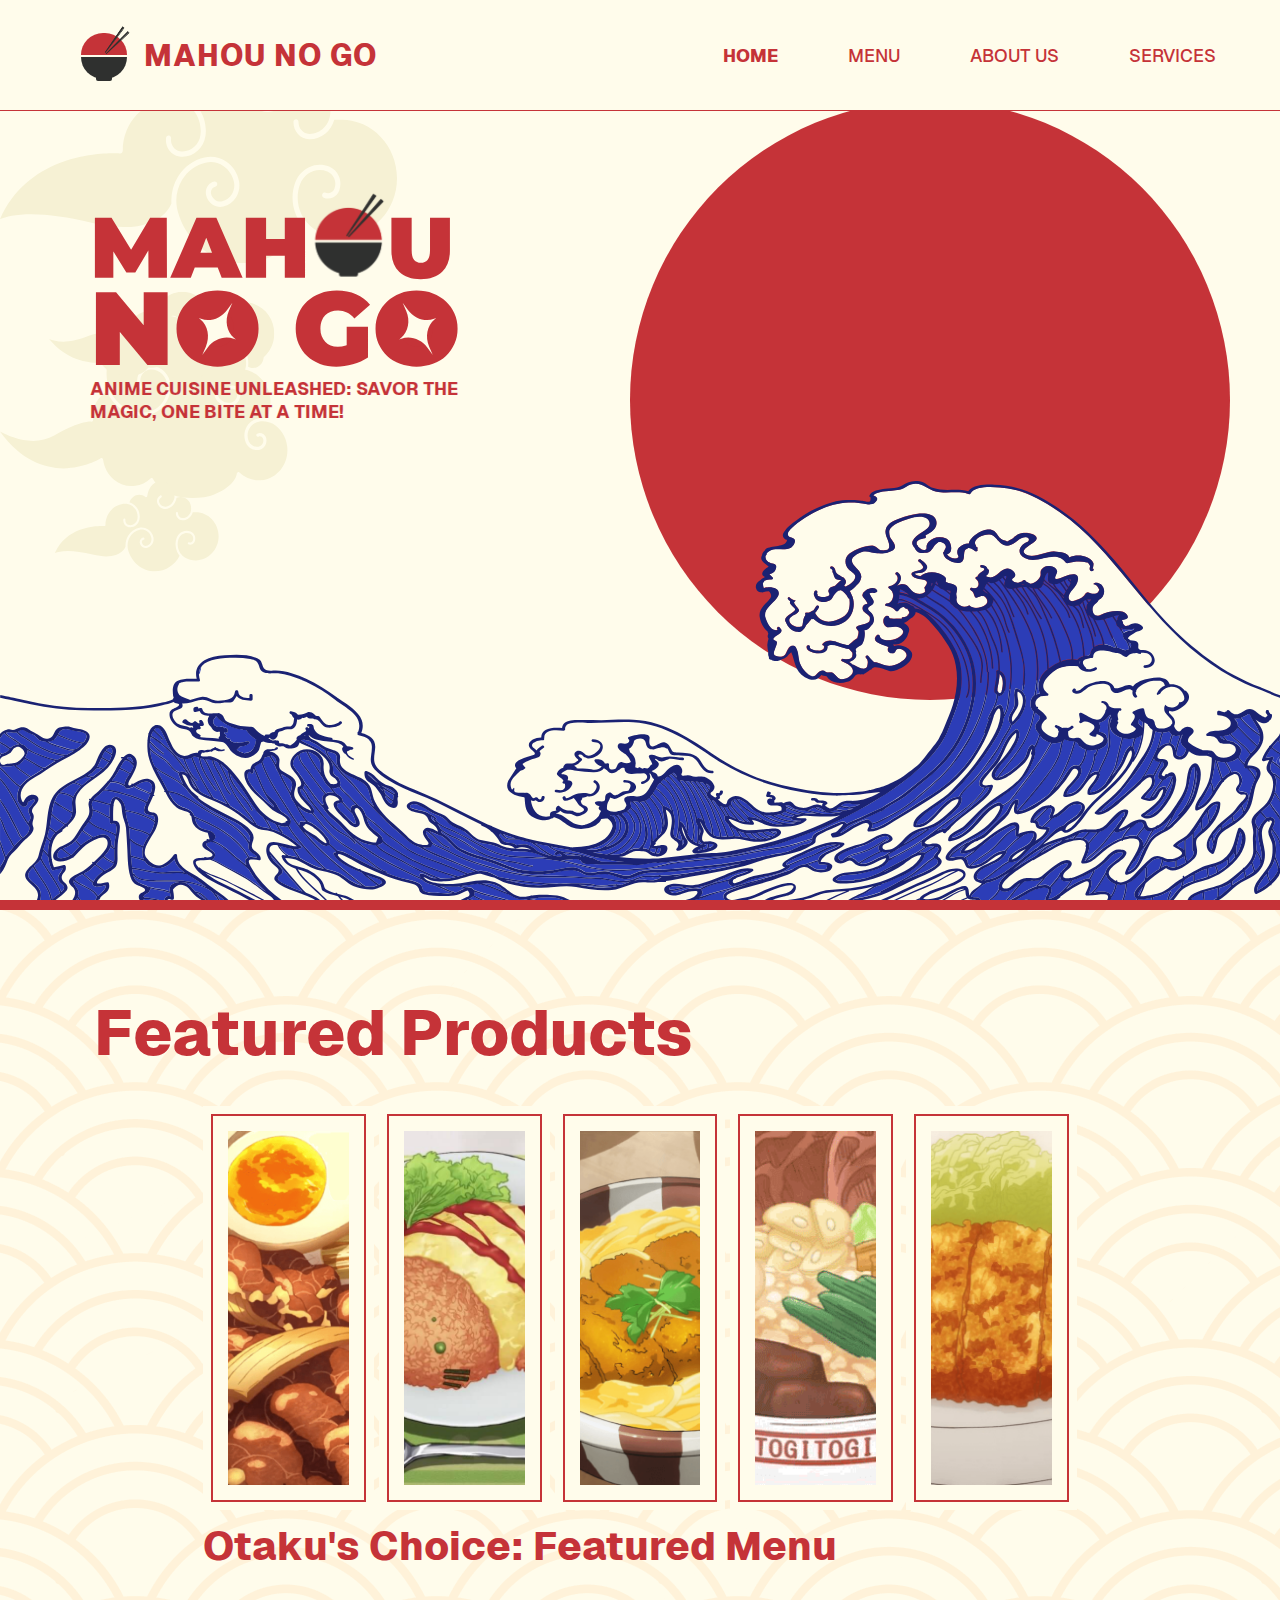
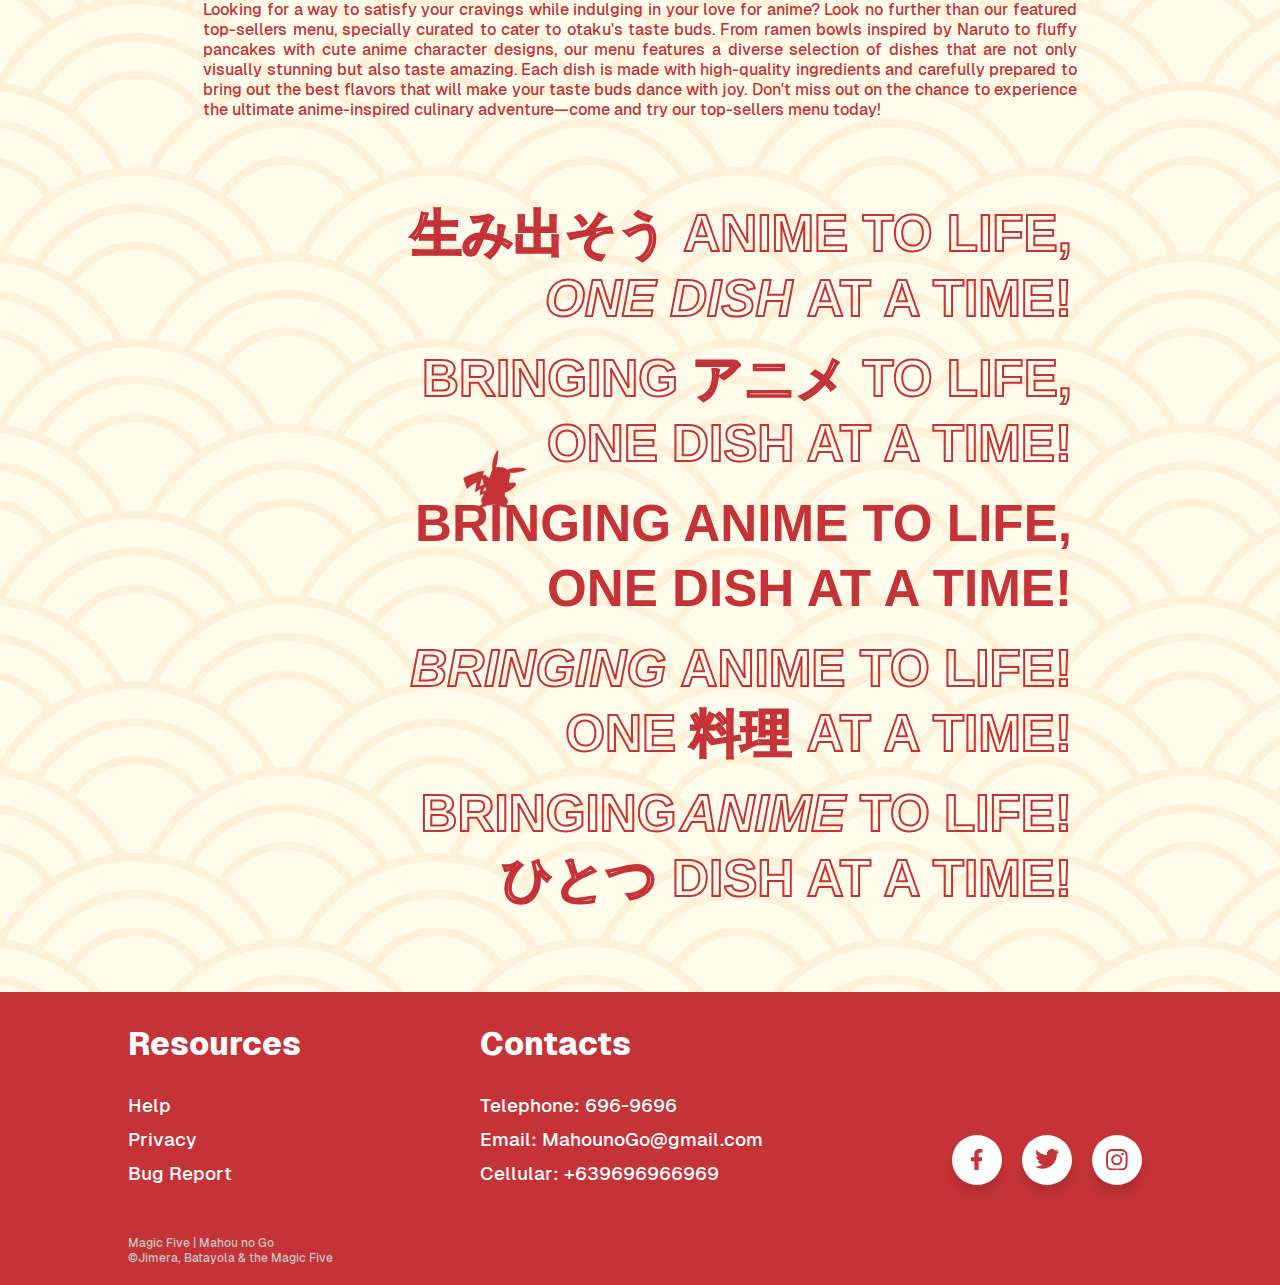
<file: index.html>
<!DOCTYPE html>
<html lang="en">
  <head>
    <meta charset="UTF-8" />
    <meta name="viewport" content="width=device-width, initial-scale=1.0" />
    <title>Mahou no Go - Homepage</title>
    <link rel="stylesheet" href="css/index-styles.css" />
    <link rel="stylesheet" href="css/global.css" />
    <link
      rel="stylesheet"
      href="https://cdnjs.cloudflare.com/ajax/libs/font-awesome/5.15.3/css/all.min.css"
    />

    <script src="https://cdnjs.cloudflare.com/ajax/libs/jquery/3.5.1/jquery.min.js"></script>
  </head>
  <body class="bgHome">
    <!-- Navbar container -->
    <div id="navbar-container"></div>

    <!-- Body of Home Page -->
    <div class="waves">
      <div class="BannerContainer">
        <div id="background-wrap">
          <div class="sun">
            <img src="assets/home/redsun.svg" class="redsun" alt="risingsun" />
          </div>

          <div class="x1">
            <img src="assets/home/cloud1.svg" class="cloud" alt="cloud 1" />
          </div>

          <div class="x2">
            <img src="assets/home/cloud2.svg" class="cloud" alt="cloud 2" />
          </div>

          <div class="x3">
            <img src="assets/home/cloud3.svg" class="cloud" alt="cloud 3" />
          </div>

          <div class="x4">
            <img src="assets/home/cloud4.svg" class="cloud" alt="cloud 4" />
          </div>

          <div class="bigwave">
            <img src="assets/home/wave.svg" class="bigwave1" alt="bigwave" />
            <img src="assets/home/wave.svg" class="bigwave2" alt="bigwave" />
          </div>
        </div>

        <div class="BannerTitle">
          <img src="assets/gen/bannertitle.svg" />
          <p class="subtitle">
            Anime Cuisine Unleashed: Savor the Magic, One Bite at a Time!
          </p>
        </div>
      </div>
    </div>
    <!-- end of waves -->

    <!-- Home Page Section -->
    <div class="homepage-content">
      <div class="featured-section">
        <!-- Featured -->
        <h1 class="featured-title">Featured Products</h1>

        <div class="product-container">
          <div class="product-box">
            <div class="product-image-1"></div>
          </div>
          <div class="product-box">
            <div class="product-image-2"></div>
          </div>
          <div class="product-box">
            <div class="product-image-3"></div>
          </div>
          <div class="product-box">
            <div class="product-image-4"></div>
          </div>
          <div class="product-box">
            <div class="product-image-5"></div>
          </div>
        </div>
        <!-- end product-container  -->

        <div class="featured-info-container">
          <div class="featured-description">
            <div class="product-description">
              <h2>Otaku's Choice: Featured Menu</h2>
              <p>
                Looking for a way to satisfy your cravings while indulging in
                your love for anime? Look no further than our featured
                top-sellers menu, specially curated to cater to otaku's taste
                buds. From ramen bowls inspired by Naruto to fluffy pancakes
                with cute anime character designs, our menu features a diverse
                selection of dishes that are not only visually stunning but also
                taste amazing. Each dish is made with high-quality ingredients
                and carefully prepared to bring out the best flavors that will
                make your taste buds dance with joy. Don't miss out on the
                chance to experience the ultimate anime-inspired culinary
                adventure—come and try our top-sellers menu today!
              </p>
            </div>
          </div>
          <!-- end featured-description  -->

          <div class="featured-item-1" style="display: none">
            <div class="product-description">
              <h2>Rengoku San's Sukiyaki Bento</h2>
              <p>
                Rengoku San's Sukiyaki Bento is a meal featured in the popular
                anime and manga series "Demon Slayer: Kimetsu no Yaiba." The
                sukiyaki bento represents Rengoku San's character, with bold and
                fiery flavors reflecting his fiery personality and fighting
                style. The dish includes a mix of meat, vegetables, and rice,
                symbolizing Rengoku's balance of physical strength and mental
                fortitude.
              </p>
            </div>
          </div>

          <div class="featured-item-2" style="display: none">
            <div class="product-description">
              <h2>Lisa Isaribi’s Baby Seal Omurice</h2>
              <p>
                Lisa Isaribi's Omurice from Fire Force appears in episode 9 of
                the anime. Omurice is a popular Japanese dish consisting of
                fried rice wrapped in a fluffy omelette. In the anime, Lisa’s
                Omurice is depicted as a delicious meal she prepares for her
                friends in Fire Force Company 8, topped with ketchup and served
                with a side salad.
              </p>
            </div>
          </div>

          <div class="featured-item-3" style="display: none">
            <div class="product-description">
              <h2>Katsudon with Noodles</h2>
              <p>
                In My Hero Academia Season 2 Episode 1, Katsudon is eaten by
                Izuku Midoriya (Deku) as a comforting meal to motivate himself
                before a big challenge. Katsudon is a traditional Japanese dish
                made of deep-fried pork cutlet served on rice, topped with a
                sweet and savory sauce and egg. The dish gives Izuku the energy
                to push through his obstacles.
              </p>
            </div>
          </div>

          <div class="featured-item-4" style="display: none">
            <div class="product-description">
              <h2>Teuchi’s Ramen Bowl</h2>
              <p>
                Ramen is a popular Japanese noodle soup, and in the anime
                Naruto, Teuchi’s ramen is topped with pork, bamboo shoots, green
                onions, and boiled egg, served in a rich broth made from soy
                sauce, miso, and pork bones. The ramen is a symbolic comfort
                food for Naruto, enjoyed by fans and characters alike for its
                hearty, satisfying flavors.
              </p>
            </div>
          </div>

          <div class="featured-item-5" style="display: none">
            <div class="product-description">
              <h2>Winsberg’s Pork Katsudon</h2>
              <p>
                In episode 5 of the anime Restaurant to Another World, Pork
                Katsudon is ordered by Sarah Gold, a noblewoman from a magical
                world. The dish consists of a breaded, deep-fried pork cutlet
                served with rice, shredded cabbage, and a sweet and savory
                sauce. The crispy pork cutlet is a deliciously golden-brown meal
                that represents comfort food from another dimension.
              </p>
            </div>
          </div>
        </div>
        <!-- end featured-info-container  -->
      </div>
      <!-- end featured-section  -->

      <!-- motto section -->
      <div class="motto-section">
        <div class="motto-group">
          <span class="motto r-stroke">生み出そう Anime to Life,<br /></span>
          <span class="motto r-stroke italic">One Dish </span>
          <span class="motto r-stroke"> at a Time!</span><br />
        </div>

        <div class="motto-group">
          <span class="motto r-stroke">Bringing アニメ to Life,<br /></span>
          <span class="motto r-stroke">One Dish at a Time!<br /></span>
        </div>

        <div class="motto-group">
          <span class="motto r-fill position-container">
            Bringing Anime to Life,<br />
            <img
              class="positioned-svg"
              src="assets/home/pikachu.svg"
              alt="pikachu"
            />
          </span>
          <span class="motto r-fill">One Dish at a Time!<br /></span>
        </div>

        <div class="motto-group">
          <span class="motto r-stroke italic">Bringing </span>
          <span class="motto r-stroke"> ANIME TO LIFE!</span><br />
          <span class="motto r-stroke">One 料理 at a Time!<br /></span>
        </div>

        <div class="motto-group">
          <span class="motto r-stroke"> Bringing</span>
          <span class="motto r-stroke italic">Anime </span>
          <span class="motto r-stroke"> to life!</span><br />
          <span class="motto r-stroke">ひとつ dish at a Time!<br /></span>
        </div>
      </div>
    </div>

    <!-- Footer container -->
    <div id="footer-container"></div>

    <script src="js/loadFooter.js"></script>
    <script src="js/loadNavbar.js"></script>
    <script src="js/app.js"></script>
  </body>
</html>
</file>
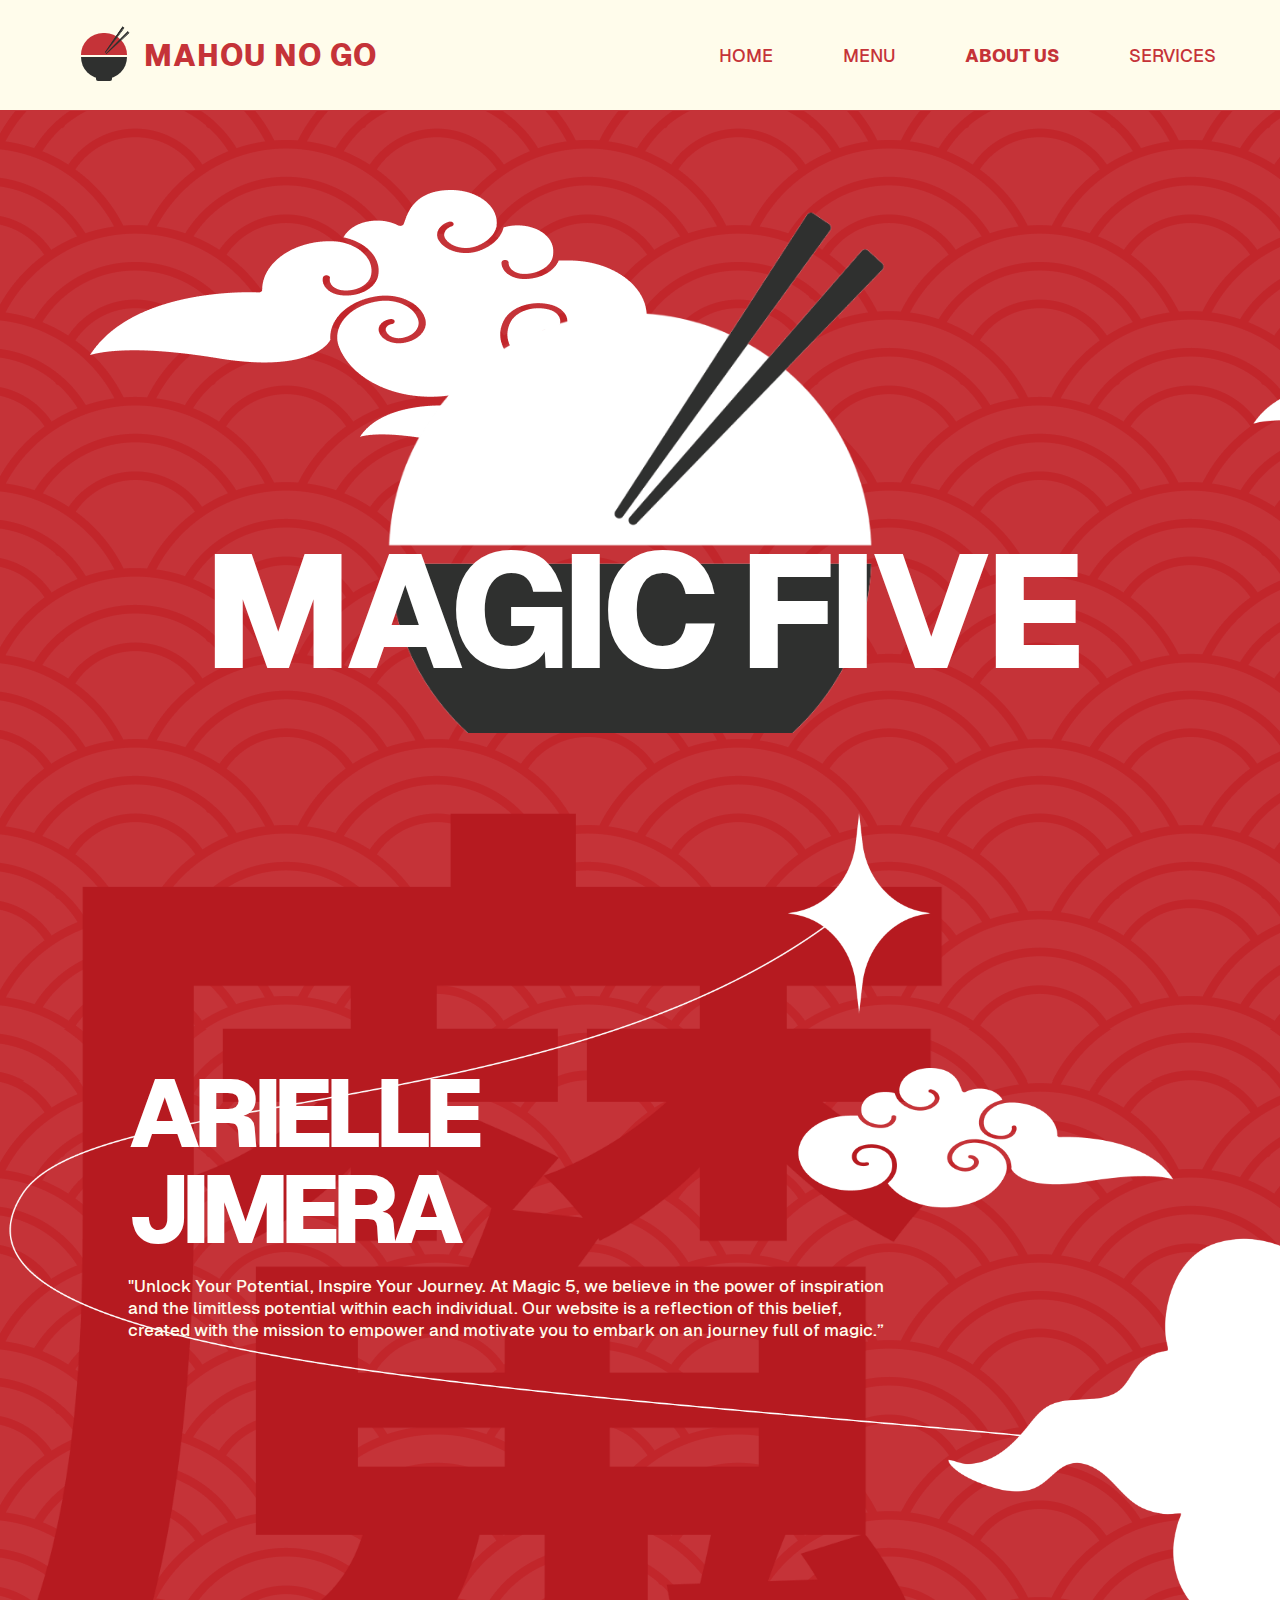
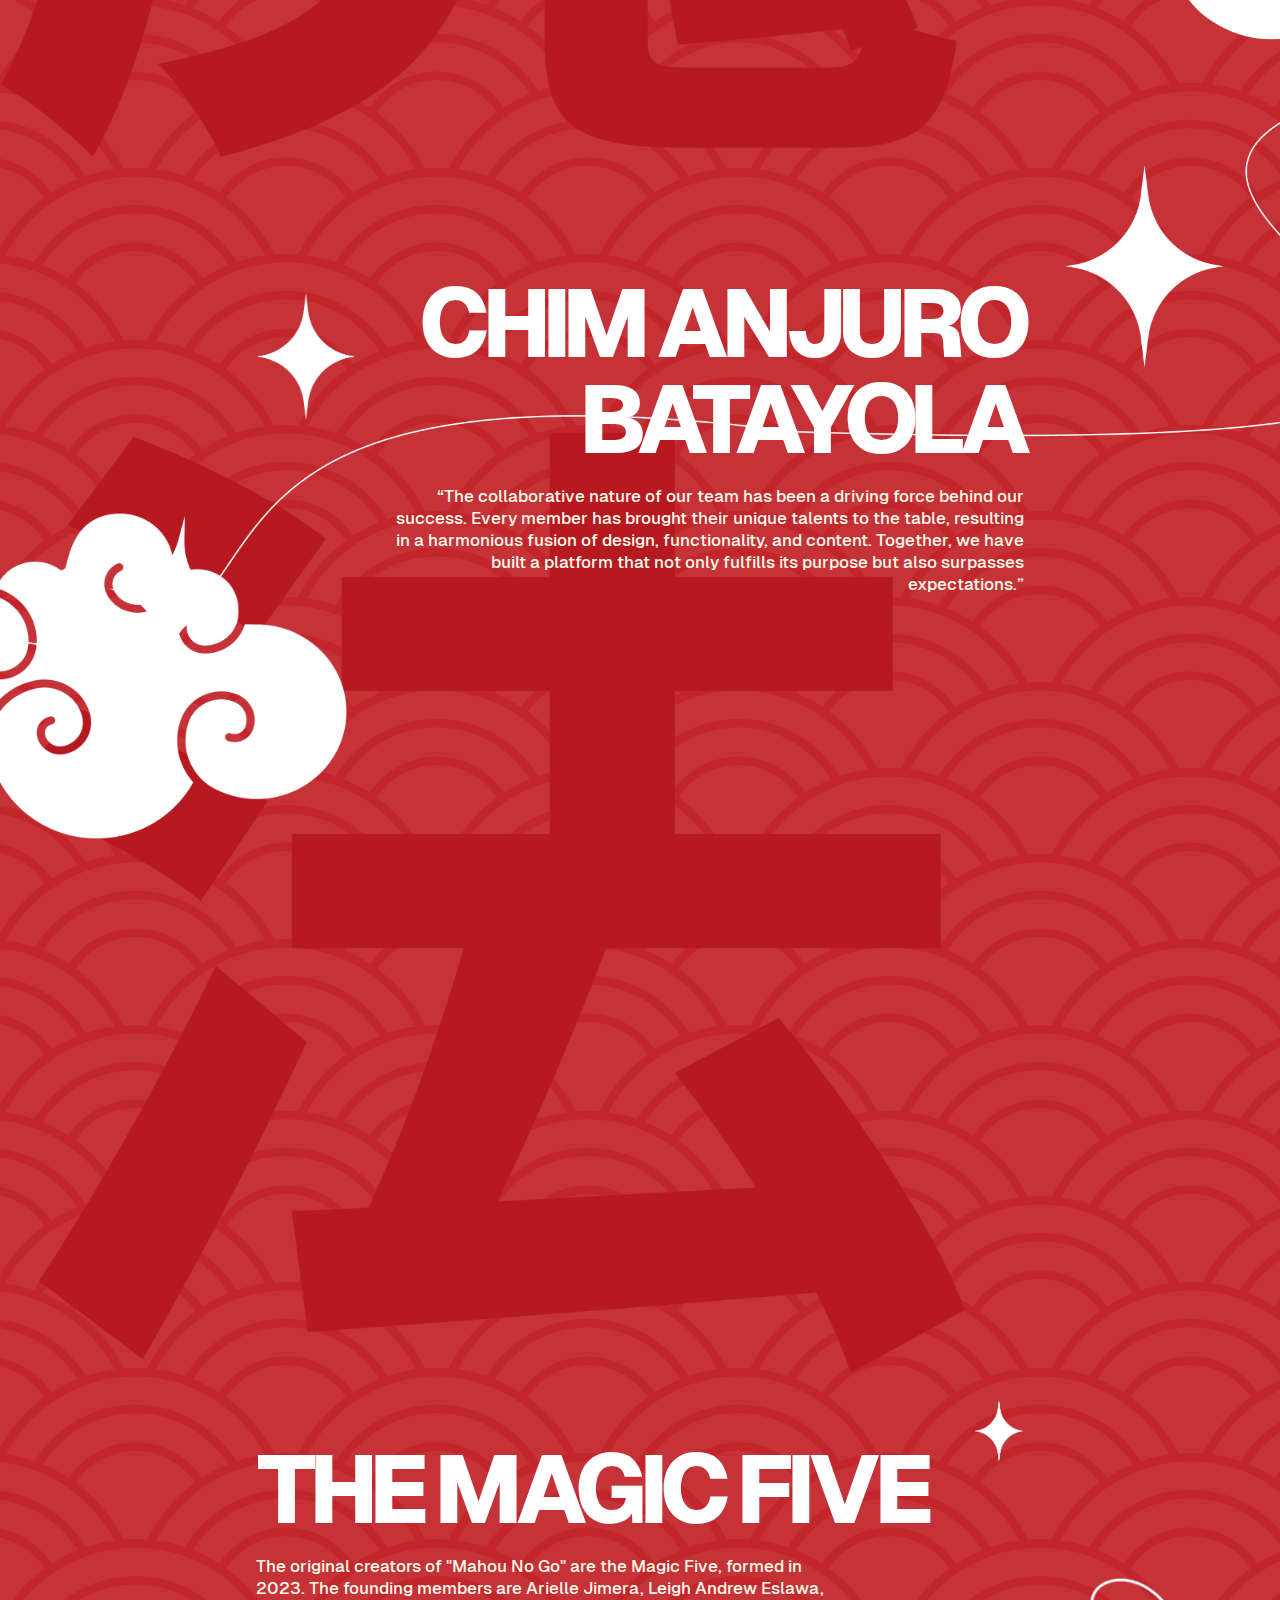
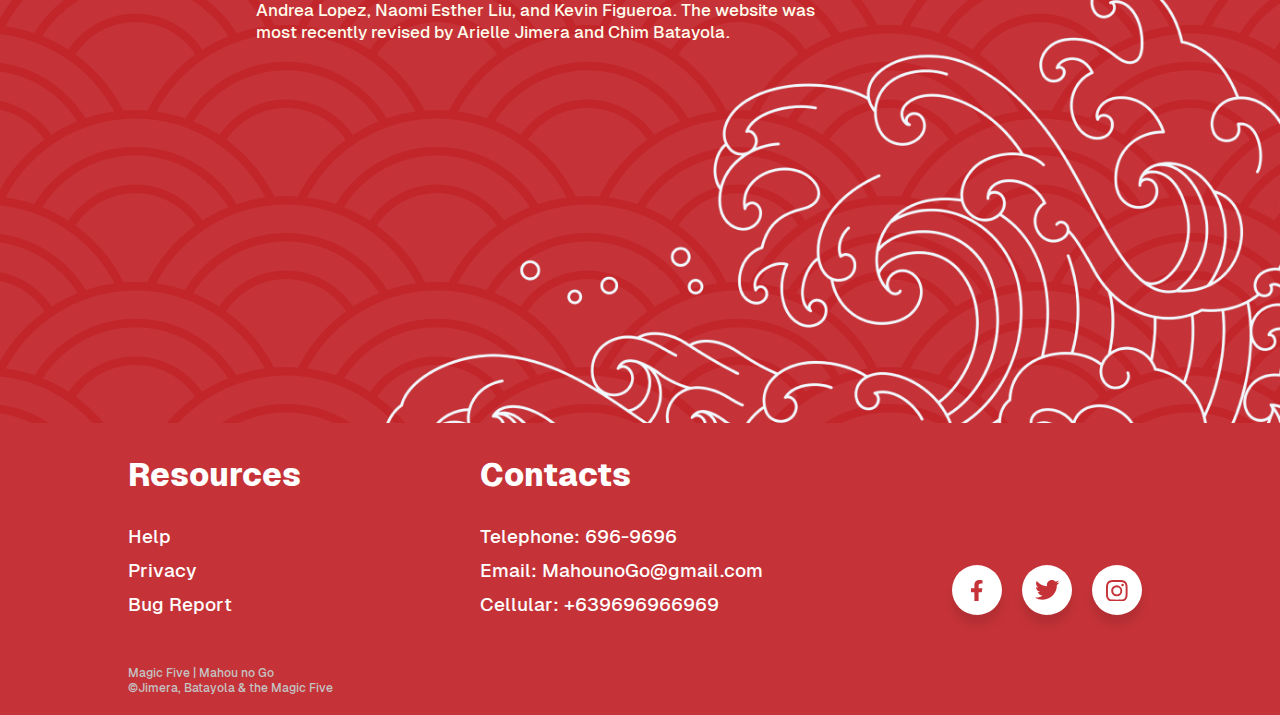
<file: aboutUs.html>
<!DOCTYPE html>
<html lang="en">
  <head>
    <meta charset="UTF-8" />
    <meta name="viewport" content="width=device-width, initial-scale=1.0" />
    <title>Mahou no Go - About Us</title>
    <link rel="stylesheet" href="css/global.css" />
    <link rel="stylesheet" href="css/about-us-styles.css" />

    <link
      rel="stylesheet"
      href="https://cdnjs.cloudflare.com/ajax/libs/font-awesome/5.15.3/css/all.min.css"
    />

    <script src="https://cdnjs.cloudflare.com/ajax/libs/jquery/3.5.1/jquery.min.js"></script>
  </head>
  <body class="bgAboutUs">
    <!-- Navbar container -->
    <div id="navbar-container"></div>

    <div class="about-us-page-container">
      <div class="abt-us-logo-container">
        <div>
          <img src="assets/gen/bw-logo.png" class="about-us-logo" />

          <div class="x1">
            <img src="assets/gen/w-cloud1.png" class="cloud" alt="cloud 1" />
          </div>

          <div class="x2">
            <img src="assets/gen/w-cloud3.png" class="cloud" alt="cloud 2" />
          </div>

          <div class="x3">
            <img src="assets/gen/w-cloud1.png" class="cloud" alt="cloud 3" />
          </div>

          <div class="x4">
            <img src="assets/gen/w-cloud2.png" class="cloud" alt="cloud 4" />
          </div>

          <h1 class="abt-us-title">MAGIC FIVE</h1>
        </div>
      </div>

      <div class="abt-us-content">
        <div>
          <div class="track-container">
            <img src="assets/gen/track-star.png" class="track-star" />
          </div>

          <div class="m1">
            <h1 class="member">Arielle <br />Jimera</h1>
            <p>
              "Unlock Your Potential, Inspire Your Journey. At Magic 5, we
              believe in the power of inspiration and the limitless potential
              within each individual. Our website is a reflection of this
              belief, created with the mission to empower and motivate you to
              embark on an journey full of magic.”
            </p>
          </div>

          <div class="m2">
            <h1 class="member">Chim Anjuro <br />Batayola</h1>
            <p>
              “The collaborative nature of our team has been a driving force
              behind our success. Every member has brought their unique talents
              to the table, resulting in a harmonious fusion of design,
              functionality, and content. Together, we have built a platform
              that not only fulfills its purpose but also surpasses
              expectations.”
            </p>
          </div>

          <div class="m3">
            <h1 class="member">The Magic Five</h1>
            <p>
              The original creators of "Mahou No Go" are the Magic Five, formed
              in 2023. The founding members are Arielle Jimera, Leigh Andrew
              Eslawa, Andrea Lopez, Naomi Esther Liu, and Kevin Figueroa. The
              website was most recently revised by Arielle Jimera and Chim
              Batayola.
            </p>
          </div>
        </div>

        <div class="">
          <img
            src="assets/gen/characters.png"
            class="abt-us-bg characters"
            alt="characters"
          />

          <img
            src="assets/gen/white-waves.png"
            class="abt-us-bg c-white-waves"
            alt="c-white-waves"
          />

          <img
            src="assets/gen/w-cloud4.png"
            class="abt-us-bg cloud4"
            alt="cloud 4"
          />

          <img
            src="assets/gen/w-cloud5.png"
            class="abt-us-bg cloud5"
            alt="cloud 5"
          />

          <img
            src="assets/gen/white-spark.png"
            class="abt-us-bg sparkle wsparkle1"
            alt="sparkle"
          />

          <img
            src="assets/gen/white-spark.png"
            class="abt-us-bg sparkle wsparkle2"
            alt="sparkle"
          />
        </div>
      </div>
    </div>

    <!-- Footer container -->
    <div id="footer-container"></div>

    <script src="js/loadFooter.js"></script>
    <script src="js/loadNavbar.js"></script>
    <script src="js/app.js"></script>
  </body>
</html>
</file>
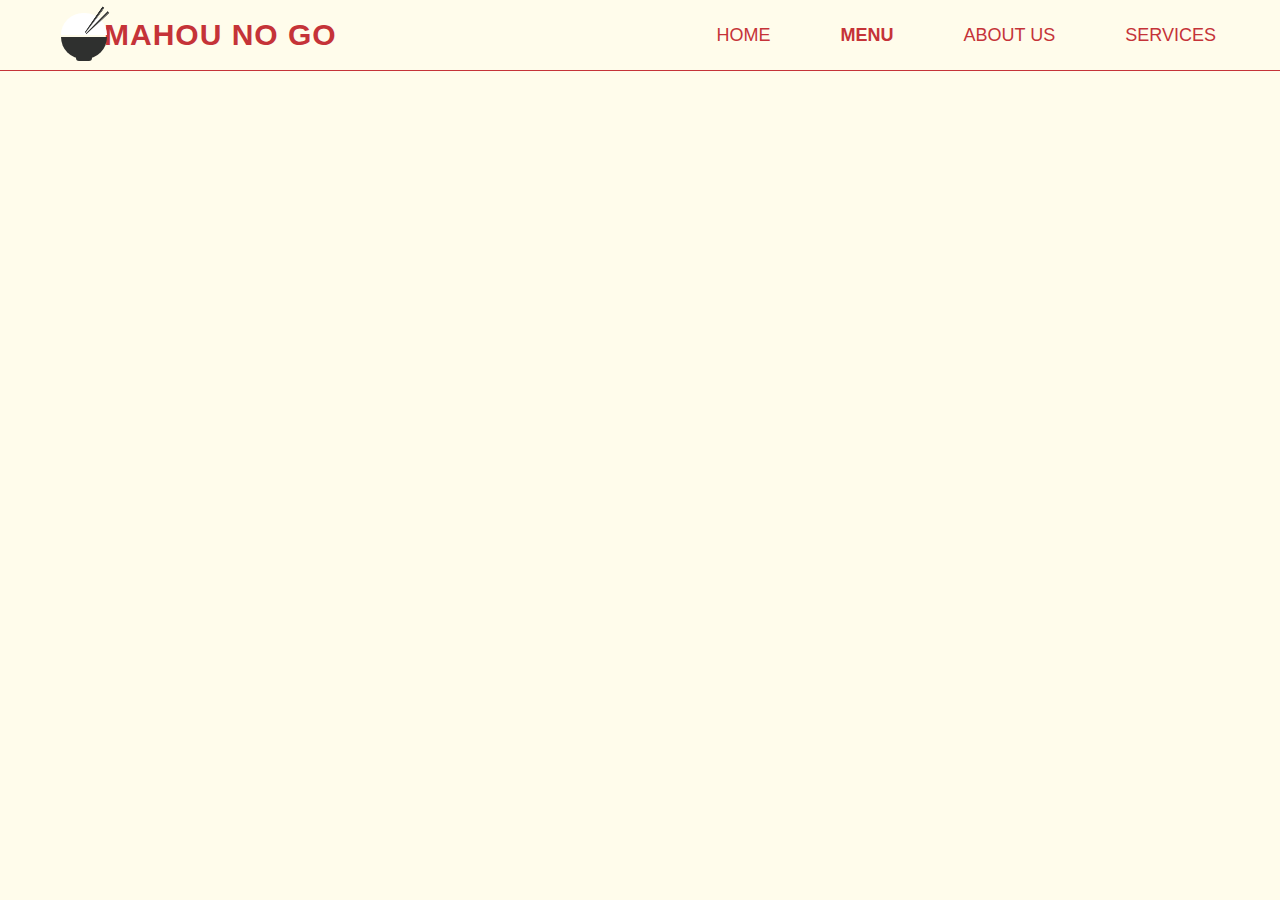
<file: menu.html>
<!DOCTYPE html>
<html lang="en">
  <head>
    <meta charset="UTF-8" />
    <meta name="viewport" content="width=device-width, initial-scale=1.0" />
    <title>Mahou no Go - Menu</title>
    <link rel="stylesheet" href="css/styles.css" />
    <link
      rel="stylesheet"
      href="https://cdnjs.cloudflare.com/ajax/libs/font-awesome/5.15.3/css/all.min.css"
    />

    <script src="https://cdnjs.cloudflare.com/ajax/libs/jquery/3.5.1/jquery.min.js"></script>
  </head>
  <body class="bgServices">
    <!-- Navbar container -->
    <div id="navbar-container"></div>

    <script src="js/loadNavbar.js"></script>
    <script src="js/app.js"></script>
  </body>
</html>
</file>
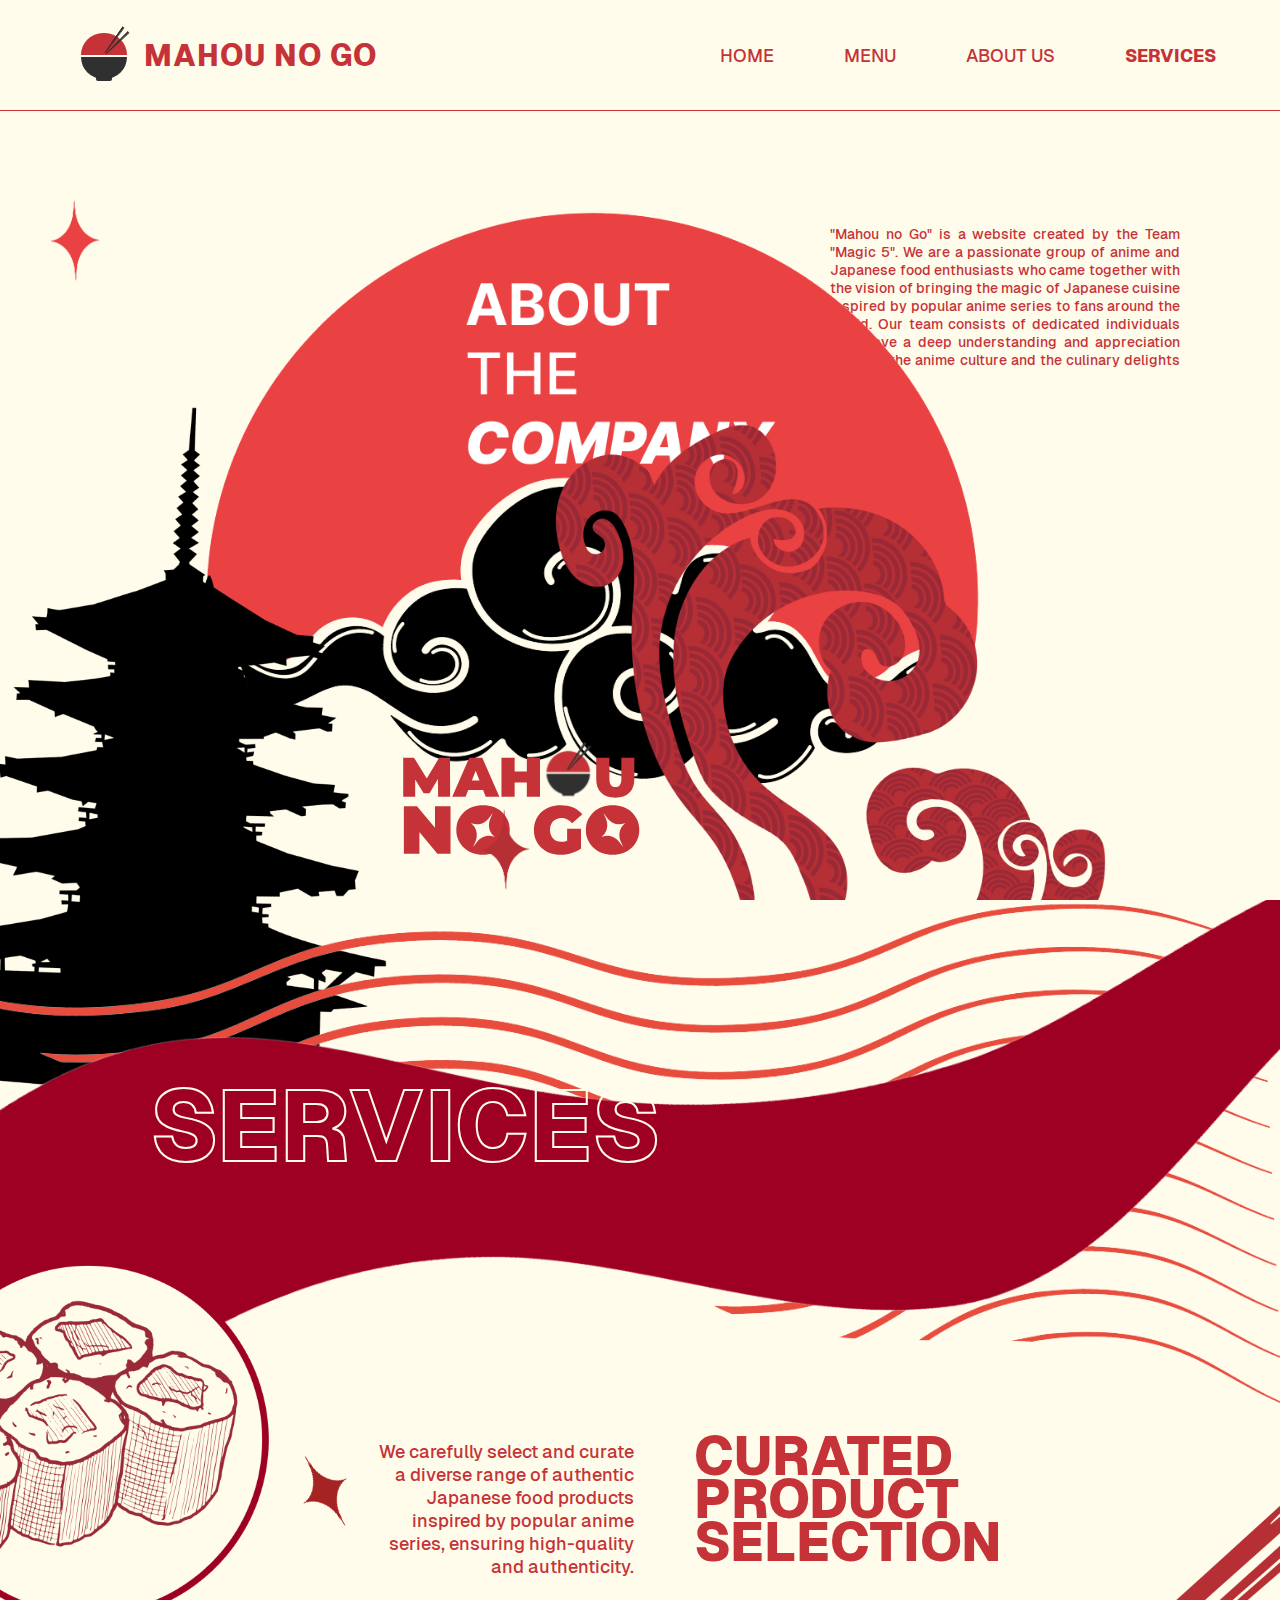
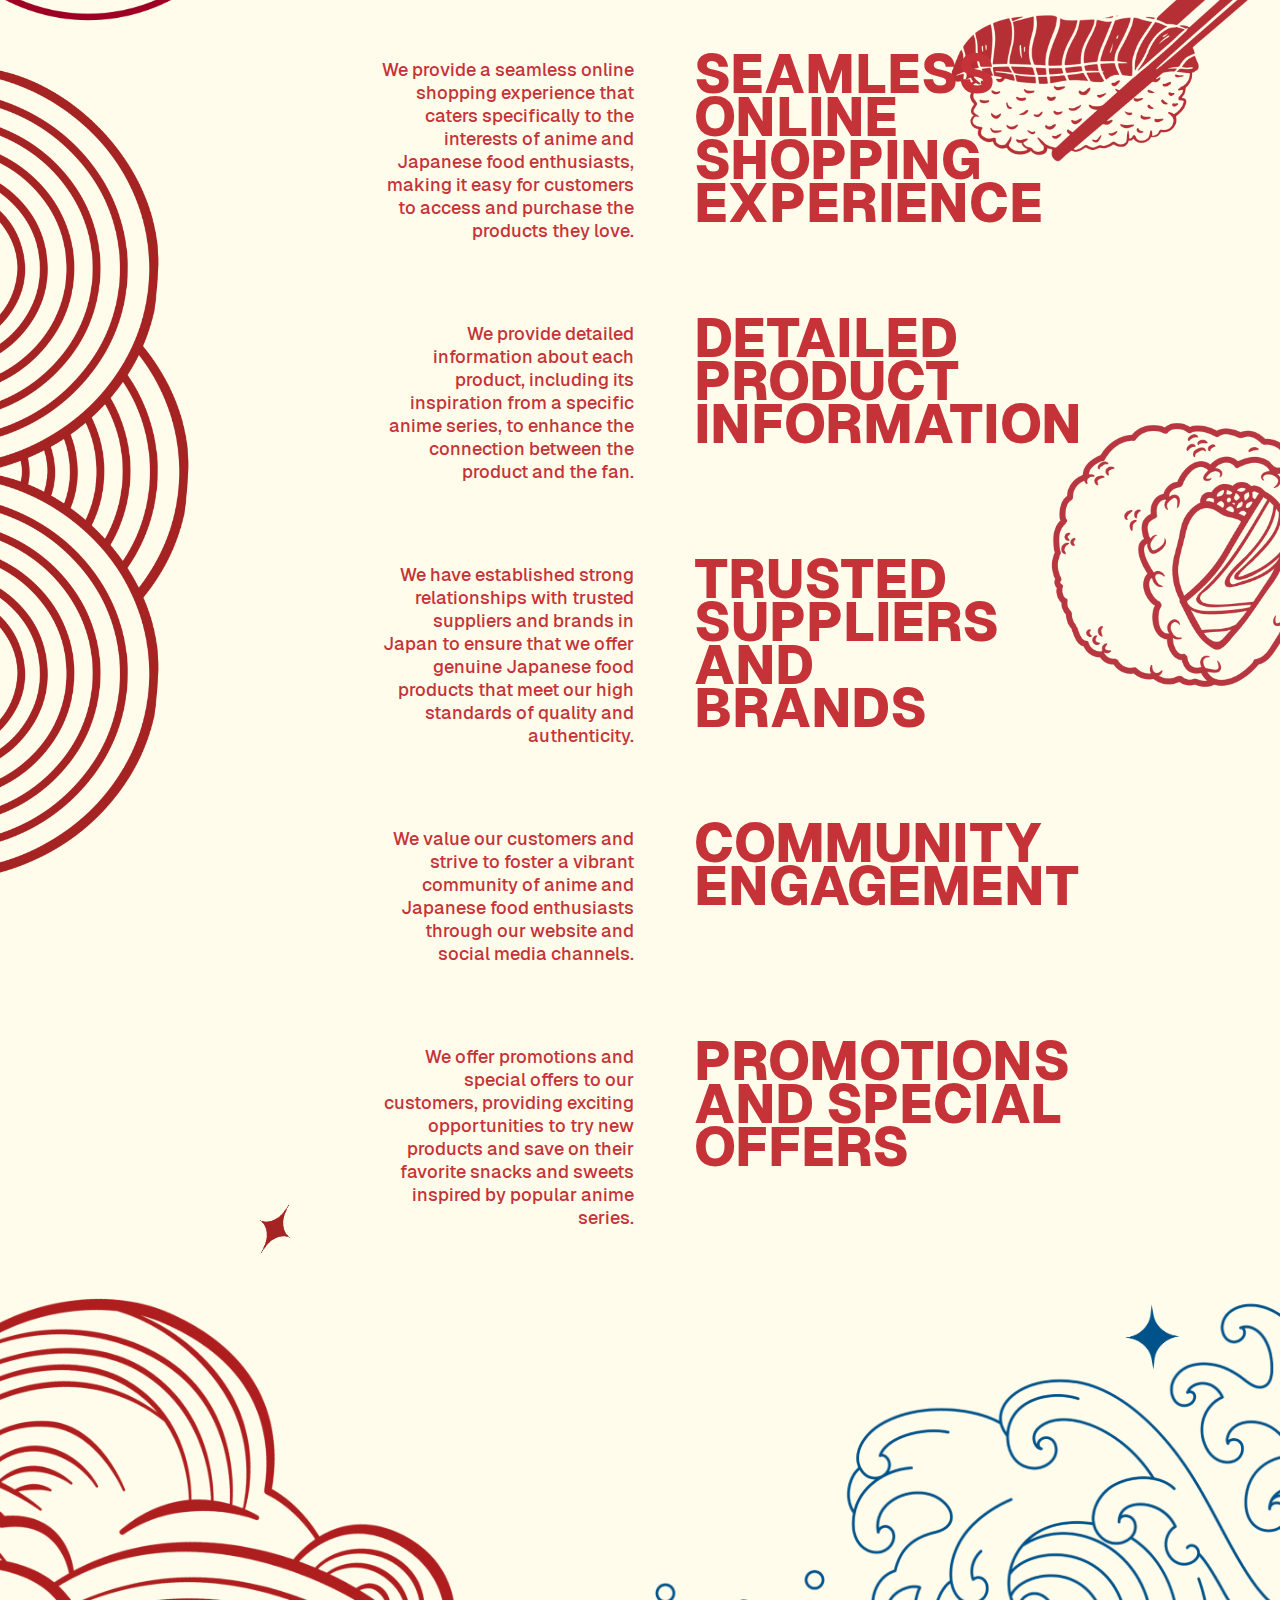
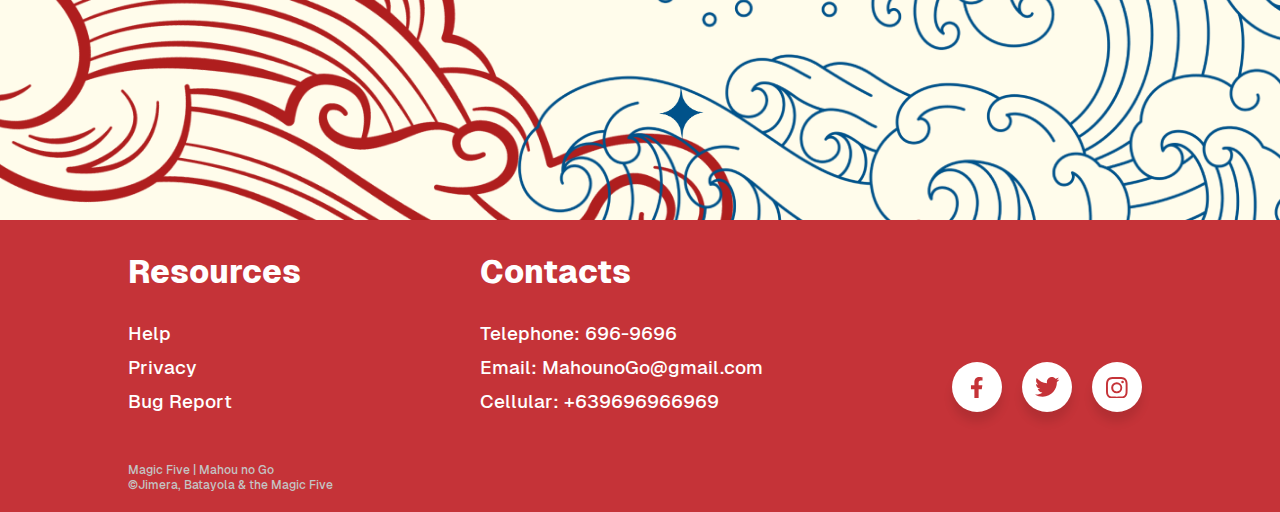
<file: services.html>
<!DOCTYPE html>
<html lang="en">
  <head>
    <meta charset="UTF-8" />
    <meta name="viewport" content="width=device-width, initial-scale=1.0" />
    <title>Mahou no Go - Services</title>
    <link rel="stylesheet" href="css/global.css" />
    <link rel="stylesheet" href="css/service-styles.css" />

    <link
      rel="stylesheet"
      href="https://cdnjs.cloudflare.com/ajax/libs/font-awesome/5.15.3/css/all.min.css"
    />

    <script src="https://cdnjs.cloudflare.com/ajax/libs/jquery/3.5.1/jquery.min.js"></script>
  </head>
  <body class="bgServices">
    <!-- Navbar container -->
    <div id="navbar-container"></div>

    <div class="about-us-container">
      <!-- <div class="aboutUs-title">
        <span class="aboutUs bold">About<br /></span>
        <span class="aboutUs light">the <br /></span>
        <span class="aboutUs italic"> Company</span><br />
      </div> -->

      <div class="about-us-text">
        <p class="description">
          "Mahou no Go" is a website created by the Team "Magic 5". We are a
          passionate group of anime and Japanese food enthusiasts who came
          together with the vision of bringing the magic of Japanese cuisine
          inspired by popular anime series to fans around the world. Our team
          consists of dedicated individuals who have a deep understanding and
          appreciation for both the anime culture and the culinary delights of
          Japan.
        </p>
      </div>

      <div class="">
        <img
          src="assets/gen/suncloud1.png"
          class="service-bg suncloud"
          alt="suncloud"
        />

        <img
          src="assets/gen/redsmoke.png"
          class="service-bg redsmoke"
          alt="suncloud"
        />

        <img
          src="assets/gen/sparkle1.png"
          class="service-bg sparkle sparkle1"
          alt="sparkle"
        />

        <img
          src="assets/gen/sparkle2.png"
          class="service-bg sparkle sparkle2"
          alt="sparkle"
        />

        <img
          src="assets/gen/temple.png"
          class="service-bg temple"
          alt="suncloud"
        />

        <img
          src="assets/gen/bannertitle.svg"
          class="service-bg bannertitle"
          alt="BannerTitle"
        />
      </div>
    </div>

    <div class="services-container">
      <h2 class="service-bg service-header">Services</h2>
      <!-- text area -->
      <div class="services-details-container">
        <!-- Row 1 -->
        <div class="row">
          <div>
            <p>
              We carefully select and curate a diverse range of authentic
              Japanese food products inspired by popular anime series, ensuring
              high-quality and authenticity.
            </p>
          </div>
          <h2>
            <span class="aboutUs">Curated<br /></span>
            <span class="aboutUs">Product <br /></span>
            <span class="aboutUs">Selection</span><br />
          </h2>
        </div>

        <!-- Row 2 -->
        <div class="row">
          <div>
            <p>
              We provide a seamless online shopping experience that caters
              specifically to the interests of anime and Japanese food
              enthusiasts, making it easy for customers to access and purchase
              the products they love.
            </p>
          </div>
          <h2>
            <span class="aboutUs">Seamless<br /></span>
            <span class="aboutUs">Online <br /></span>
            <span class="aboutUs">Shopping<br /></span>
            <span class="aboutUs">Experience</span><br />
          </h2>
        </div>

        <!-- Row 3 -->
        <div class="row">
          <div>
            <p>
              We provide detailed information about each product, including its
              inspiration from a specific anime series, to enhance the
              connection between the product and the fan.
            </p>
          </div>
          <h2>
            <span class="aboutUs">Detailed<br /></span>
            <span class="aboutUs">Product <br /></span>
            <span class="aboutUs">Information</span><br />
          </h2>
        </div>

        <!-- Row 4 -->
        <div class="row">
          <div>
            <p>
              We have established strong relationships with trusted suppliers
              and brands in Japan to ensure that we offer genuine Japanese food
              products that meet our high standards of quality and authenticity.
            </p>
          </div>
          <h2>
            <span class="aboutUs">Trusted<br /></span>
            <span class="aboutUs">Suppliers and <br /></span>
            <span class="aboutUs">Brands</span><br />
          </h2>
        </div>

        <!-- Row 5 -->
        <div class="row">
          <div>
            <p>
              We value our customers and strive to foster a vibrant community of
              anime and Japanese food enthusiasts through our website and social
              media channels.
            </p>
          </div>
          <h2>
            <span class="aboutUs">Community<br /></span>
            <span class="aboutUs">Engagement <br /></span>
          </h2>
        </div>

        <!-- Row 6 -->
        <div class="row">
          <div>
            <p>
              We offer promotions and special offers to our customers, providing
              exciting opportunities to try new products and save on their
              favorite snacks and sweets inspired by popular anime series.
            </p>
          </div>
          <h2>
            <span class="aboutUs">Promotions<br /></span>
            <span class="aboutUs">and Special <br /></span>
            <span class="aboutUs">Offers</span><br />
          </h2>
        </div>
      </div>

      <div class="">
        <img
          src="assets/gen/red-wave1.png"
          class="service-bg red-wave1"
          alt="redwave1"
        />

        <img
          src="assets/gen/red-wave2.png"
          class="service-bg red-wave2"
          alt="redwave2"
        />

        <img src="assets/gen/sushi.png" class="service-bg sushi" alt="sushi" />

        <img src="assets/gen/maki.png" class="service-bg maki" alt="maki" />

        <img
          src="assets/gen/round-sushi.png"
          class="service-bg round-sushi"
          alt="sushi"
        />

        <img
          src="assets/gen/circle-pattern.png"
          class="service-bg circle-pattern cpx1"
          alt="circle-pattern"
        />

        <img
          src="assets/gen/circle-pattern.png"
          class="service-bg circle-pattern cpx2"
          alt="circle-pattern"
        />

        <img
          src="assets/gen/circle-pattern.png"
          class="service-bg circle-pattern cpx3"
          alt="circle-pattern"
        />

        <img
          src="assets/gen/c-red-waves.png"
          class="service-bg c-red-waves"
          alt="c-red-waves"
        />

        <img
          src="assets/gen/blue-waves.png"
          class="service-bg c-blue-waves"
          alt="c-blue-waves"
        />

        <!-- sparkle section -->
        <img
          src="assets/gen/maroon-spark.png"
          class="service-bg sparkle sparkle3"
          alt="sparkle"
        />

        <img
          src="assets/gen/maroon-spark.png"
          class="service-bg sparkle sparkle4"
          alt="sparkle"
        />

        <img
          src="assets/gen/blue-spark.png"
          class="service-bg sparkle sparkle5"
          alt="sparkle"
        />

        <img
          src="assets/gen/blue-spark.png"
          class="service-bg sparkle sparkle6"
          alt="sparkle"
        />
      </div>
    </div>

    <!-- Footer container -->
    <div id="footer-container"></div>

    <script src="js/loadFooter.js"></script>
    <script src="js/loadNavbar.js"></script>
    <script src="js/app.js"></script>
  </body>
</html>
</file>
<file: css/index-styles.css>
body {
    background-color: #fffceb;
}

/* Home - Section 1 Waves Animation Banner */
.waves {
    background-color: #fffceb;
    height: 100vh;
    background-size: cover;
    background-position: center center;
    background-attachment: fixed;
}

.waves * {
    overflow-x: hidden;
}


/* Title Banner */
.BannerTitle {
    position: absolute;
    display: flex;
    flex-direction: column;
    top: 20%;
    left: 7%;
    font-family: 'Geist';
    font-style: normal;
    font-weight: 900;
    align-items: center;
    color: #C53338;
    text-transform: uppercase;
    z-index: 11;
}

.BannerTitle img {
    width: 30vw;
}

.subtitle {
    font-family: 'Geist';
    font-weight: 900;
    width: 30vw;
    font-size: 1.1rem;
    margin-top: 10px;
    -webkit-text-stroke: #fffceb 0.2px;
}

/* Clouds CSS */
.BannerContainer {
    position: relative;
    height: 100vh;
    margin: 0;
    padding: 0;
    overflow: hidden;
}

#background-wrap {
    bottom: 0;
    left: 0;
    padding-top: 50px;
    right: 0;
    top: 0;
    height: 100vh;
    z-index: -1;
}

/* CLOUD ANIMATIONS */
.x1 {
    top: 5%;
    -webkit-animation: animateCloud 30s linear infinite;
    -moz-animation: animateCloud 30s linear infinite;
    animation: animateCloud 30s linear infinite;
}

.x2 {
    top: 30%;
    -webkit-animation: animateCloud 40s linear infinite;
    -moz-animation: animateCloud 40s linear infinite;
    animation: animateCloud 40s linear infinite;

    -webkit-transform: scale(0.7);
    -moz-transform: scale(0.7);
    transform: scale(0.7);
}

.x3 {
    top: 35%;
    -webkit-animation: animateCloud 25s linear infinite;
    -moz-animation: animateCloud 25s linear infinite;
    animation: animateCloud 25s linear infinite;
}

.x4 {
    top: 50%;
    -webkit-animation: animateCloud 18s linear infinite;
    -moz-animation: animateCloud 18s linear infinite;
    animation: animateCloud 18s linear infinite;

    -webkit-transform: scale(0.6);
    -moz-transform: scale(0.6);
    transform: scale(0.6);
}

/* OBJECTS */
.cloud {
    height: auto;
    position: relative;
}

.cloud:after, .cloud:before {
    content: '';
    position: absolute;
    z-indeX: -1;
}


/* END OF CLOUDS */

/* RISING SUN ANIMATION */
.redsun {
    position: absolute;
    top: 100px;
    right: 50px;
    z-index: 2;
    animation: riseFall 5s ease-in-out infinite;
    width: 600px;
    height: 600px;
}

/* Clouds behind the sun */
.x1, .x2 {
    position: absolute;
    z-index: 3;
}

/* Clouds in front of the sun */
.x3, .x4 {
    position: absolute;
    z-index: 1;
}

/* Sun's Rrising and Falling */

@keyframes riseFall {
    0%, 100% {
        transform: translateY(0px);
        /* Starting and ending position */
    }

    50% {
        transform: translateY(-20px);
        /* Peak height */
    }
}

/* BIG WAVES ANIMATION */
.bigwave {
    position: absolute;
    z-index: 10;
    width: 200%;
    height: auto;
    display: flex;
    bottom: -60px;
    animation: moveLeft 10s linear infinite;
}

/* para ndi kitaon :(( */
.bigwave2 {
    transform: translateX(-0.75px);
}

/* BG Tint */
.background-tint {
    background-color: rgba(255, 238, 205, 0.625);
    background-blend-mode: multiply;
}

/* HomePage Content */
.homepage-content {
    border-top: 10px solid #C53338;
}

.homepage-content .title {
    font-size: 38px;
    font-weight: 700;
}

.homepage-content p {
    padding-top: 20px;
    text-align: justify;
}

/* Featured Section */
.featured-section {
    max-width: 90%;
    margin: 9vh auto;
    padding: 0 30px;
}

.featured-title {
    position: relative;
    height: 1.8em;
    font-weight: 900;
    color: #C53338;
    font-size: clamp(0.5rem, 7vw, 4rem);
}

/* Product Container */
.product-container {
    width: 80%;
    margin: auto;
    display: flex;
    justify-content: space-between;
    gap: 5px;
}

.product-box {
    height: auto;
    border: 10px solid #fffceb;
    outline: 2px solid #C53338;
    outline-offset: -10px;
    flex: 1;
    transition: flex 1s ease, background-color 1s ease;
    cursor: pointer;
    position: relative;
    background-color: #fffceb;
}

.product-box:hover {
    flex: 70%;
    background-color: #C53338;
}

/* Hide all classes that start with "featured-item" */
[class^="featured-item"] {
    display: none;
}

.product-description {
    height: 200px;
}

.product-description h2 {
    margin: 10px 0;
    position: relative;
    font-weight: 800;
    font-size: 2.5rem;
    color: #C53338;
    font-size: clamp(0.2rem, 4vw, 2.5rem);
}

.product-description p {
    position: relative;
    font-weight: 500;
    font-size: 1rem;
    padding-top: 2vh;
    line-height: 20px;
    color: #C53338;
    text-align: justify;
}

/* Featured Info Container */
.featured-info-container {
    width: 80%;
    margin: auto;
    overflow: hidden;
    height: auto;
}

/* Inner images default style */
.product-box .product-image-1,
.product-box .product-image-2,
.product-box .product-image-3,
.product-box .product-image-4,
.product-box .product-image-5 {
    height: 354px;
    margin: 15px;
    background-repeat: no-repeat;
    background-size: cover;
    background-position: center;
    opacity: 1;
    transition: opacity 0.5s ease;
    /*for when inner img fades*/
}

/* Product Image Hover Effects */
.product-image-1 {
    background-image: url("../assets/food/Featured/S1.png");
}

.product-image-1:hover {
    background-image: url("../assets/food/Featured/Box\ 1.gif");
}

.product-image-2 {
    background-image: url("../assets/food/Featured/S2.jpg");
}

.product-image-2:hover {
    background-image: url("../assets/food/Featured/Box\ 2.gif");
}

.product-image-3 {
    background-image: url("../assets/food/Featured/S3.png");
}

.product-image-3:hover {
    background-image: url("../assets/food/Featured/Box\ 3.gif");
}

.product-image-4 {
    background-image: url("../assets/food/Featured/S4.png");
}

.product-image-4:hover {
    background-image: url("../assets/food/Featured/Box\ 4.gif");
}

.product-image-5 {
    background-image: url("../assets/food/Featured/S5.png");
}

.product-image-5:hover {
    background-image: url("../assets/food/Featured/Box\ 5.gif");
}

/* Hide class for fading */
.hide {
    opacity: 0;
    visibility: hidden;
    transition: opacity 0.5s ease, visibility 0.5s ease;
}

/* Make sure visible elements fade in smoothly */
.ContainerFeatured .featured,
.ContainerFeatured .intfeatured {
    opacity: 1;
    visibility: visible;
    transition: opacity 0.5s ease, visibility 0.5s ease;
}

/* motto-section */
.motto-section {
    width: 80%;
    text-align: end;
    margin: 9vh auto;
    padding: 0 80px;

}

/* Grouping each set of lines */
.motto-group {
    margin-bottom: 15px;
    display: block;
}

.motto {
    font-size: clamp(2rem, 4vw, 5rem);
    font-family: 'Poppins', sans-serif;
    font-weight: 800;
    text-transform: uppercase;
    line-height: 65px;
    word-wrap: break-word;
}

.r-stroke {
    -webkit-text-stroke: #C53338 2px;
    paint-order: stroke fill;
    color: transparent;
    cursor: pointer;
}

.r-stroke:hover {
    transition: all 0.3s ease;
    color: #C53338;
}

.r-fill {
    color: #C53338;
    cursor: pointer;
}

.r-fill:hover {
    transition: all 0.3s ease;
    -webkit-text-stroke: #C53338 2px;
    paint-order: stroke fill;
    color: transparent;
}

.position-container {
    position: relative;
}

.positioned-svg {
    position: absolute;
    left: 18px;
    top: -45px;
    width: clamp(30px, 5vw, 150px);
    height: auto;
    transform: translateX(30px);
}

/*FOR HOME RESPONSIVE*/
@media (max-width: 1230px) {
    .redsun {
        top: 100px;
        width: 550px;
        height: 550px;
        transition: all 5s ease;
    }
}

@media (max-width: 1100px) {
    .redsun {
        top: 200px;
        width: 500px;
        height: 500px;
        transition: all 5s ease;
    }
}

@media (max-width: 1000px) {
    .redsun {
        top: 250px;
        width: 450px;
        height: 450px;
        transition: all 5s ease;
    }

    .product-container {
        flex-direction: column;
        width: 100%;
    }

    .product-box {
        height: 20%;
        border: 5px solid #fffceb;
        outline: 2px solid #C53338;
        outline-offset: -5px;
    }

    .product-box:hover {
        height: 5%;
        background-color: #C53338;
    }

    .product-box .product-image-1,
    .product-box .product-image-2,
    .product-box .product-image-3,
    .product-box .product-image-4,
    .product-box .product-image-5 {
        transition-property: height;
        transition-duration: 1s;
        height: 100px;
    }

    .product-box .product-image-1:hover,
    .product-box .product-image-2:hover,
    .product-box .product-image-3:hover,
    .product-box .product-image-4:hover,
    .product-box .product-image-5:hover {
        height: 300px;
    }
}

@media (max-width: 914px) {}

@media (max-width: 380px) {}
</file>
<file: css/global.css>
@font-face {
    font-family: 'Geist';
    src: url('../assets/font/Geist/Geist-ExtraBold.woff2');
    font-weight: 800;
    font-style: extrabold;
}

@font-face {
    font-family: 'Geist';
    src: url('../assets/font/Geist/Geist-Medium.woff2');
    font-weight: 500;
    font-style: medium;
}

@font-face {
    font-family: 'Geist';
    src: url('../assets/font/Geist/Geist-Light.woff2');
    font-weight: 300;
    font-style: light;
}

* {
    margin: 0;
    padding: 0;
    box-sizing: border-box;
    font-family: 'Geist';
}


/* NAVBAR SECTION */
.navbar {
    position: fixed;
    width: 100%;
    z-index: 999;
    padding: 15px 0;
    background: #fffceb;
    border-bottom: 1px solid #C53338;
    transition: all 0.3s ease;
    display: flex;
    align-items: center;
    justify-content: center;
    top: 0;
    left: 0;
    right: 0;

}

.navbar .content {
    display: flex;
    align-items: center;
    justify-content: space-between;
    width: 90%
}

.navbar.sticky {
    background: #C53338;
    padding: 5px 0;
    box-shadow: 0px 3px 5px 0px rgba(0, 0, 0, 0.1);
}

.navbar.sticky .logoname a,
.navbar.sticky .icon,
.navbar.sticky ul li a {
    color: #ffffff;
}

.logo {
    display: inline-flex;
    align-items: center;
    margin-right: 20px;
}

.logo-container {
    margin: 20px;
}

.navbar .logoname a {
    color: #C53338;
    font-size: 30px;
    font-weight: 900;
    text-transform: uppercase;
    letter-spacing: 1px;
    text-decoration: none;
}

.navbar .menu-list {
    display: inline-flex;
    /*makes nav align horizontally*/
}

.menu-list li {
    list-style: none;
}

.navbar a.active {
    font-weight: 700;
}

.icon {
    color: #C53338;
    font-size: 25px;
    cursor: pointer;
    display: none;
}

.menu-list .cancel-btn {
    position: absolute;
    right: 30px;
    top: 20px;
}

/*Edit Page links*/
.menu-list li a {
    color: #C53338;
    font-size: 18px;
    font-weight: 500;
    margin-left: 70px;
    text-decoration: none;
    text-transform: uppercase;
    transition: all 0.3s ease;
}

.menu-list li a:hover {
    font-weight: 700;
}

/*END NAVBAR*/



/* SCROLL BAR EDITS */
::-webkit-scrollbar {
    width: 10px;
}

::-webkit-scrollbar-track {
    background: #888;
}

::-webkit-scrollbar-thumb {
    background: #C53338;
}

/*BG for Each Page*/
.bgHome {
    background-image: url("../assets/gen/bgpattern.png");
    background-repeat: repeat;
}

.bgServices {
    background-color: #fffceb;
}

.bgAboutUs {
    background-color: #C53338;
}

/*FOR NAVBAR RESPONSIVE*/
@media (max-width: 1230px) {
    .content {
        padding: 0 60px;
    }
}

@media (max-width: 1100px) {
    .content {
        padding: 0 40px;
    }
}

@media (max-width: 1000px) {
    .content {
        padding: 0 30px;
    }
}

@media (max-width: 914px) {
    body.disabled {
        overflow: hidden;
    }

    .icon {
        display: block;
    }

    .icon.hide {
        display: none;
    }

    .navbar .menu-list {
        position: fixed;
        border: 2px solid black;
        height: 100vh;
        width: 100%;
        left: -100%;
        top: 0px;
        display: block;
        padding: 40px 0;
        justify-content: center;
        text-align: center;
        background: #F6F1D4;
        transition: all 0.3s ease;
    }

    .navbar.show .menu-list {
        left: 0%;
    }

    .navbar .menu-list li {
        margin-top: 70px;
        margin-bottom: 70px;
    }

    .navbar .menu-list li a {
        font-size: 23px;
        font-weight: 700;
        margin-left: -100%;
        transition: 0.6s cubic-bezier(0.68, -0.55, 0.265, 1.55);
    }

    .navbar.show .menu-list li a {
        margin-left: 0px;
    }
}

@media (max-width: 380px) {
    .navbar .logo a {
        font-size: 27px;
    }
}

/*END OF NAVBAR*/

.italic {
    font-weight: 900;
    font-style: italic;
}

.bold {
    font-weight: 800;
}

.light {
    font-weight: light;
}

/* ANIMATIONS */
@-webkit-keyframes animateCloud {
    0% {
        margin-left: -500px;
    }

    100% {
        margin-left: 100%;
    }
}

@-moz-keyframes animateCloud {
    0% {
        margin-left: -500px;
    }

    100% {
        margin-left: 100%;
    }
}

@keyframes animateCloud {
    0% {
        margin-left: -500px;
    }

    100% {
        margin-left: 100%;
    }
}

@keyframes moveLeft {
    0% {
        transform: translateX(0);
    }

    100% {
        transform: translateX(-50%);
    }
}

@keyframes riseFall {
    0%, 100% {
        transform: translateY(0px);
    }

    50% {
        transform: translateY(-20px);
    }
}

@keyframes circularMotion {
    0% {
        transform: translate(0px, 0px);
    }

    50% {
        transform: translate(15px, 15px);
    }

    100% {
        transform: translate(0px, 0px);
    }
}

@keyframes skew {
    0% {
        transform: rotate(0);
    }

    25% {
        transform: rotate(-20deg);
    }

    75% {
        transform: rotate(20deg);
    }

    100% {
        transform: rotate(0);
    }
}

@keyframes shrink-grow {
    0% {
        transform: scale(1, 1);
    }

    50% {
        transform: scale(0);
    }

    100% {
        transform: scale(1, 1);
    }
}

@keyframes shrink-grow-neg {
    0% {
        transform: rotate(-30deg) scale(1, 1);
    }

    50% {
        transform: rotate(-30deg) scale(0);
    }

    100% {
        transform: rotate(-30deg) scale(1, 1);
    }
}

@keyframes shrink-grow-pos {
    0% {
        transform: rotate(30deg) scale(1, 1);
    }

    50% {
        transform: rotate(30deg) scale(0);
    }

    100% {
        transform: rotate(30deg) scale(1, 1);
    }
}
</file>
<file: css/about-us-styles.css>
.bgAboutUs {
    background-image: url("../assets/gen/redbgpattern.png");
    background-repeat: repeat;
    z-index: 1;
}

.about-us-page-container {
    position: relative;
    height: 100%;
    margin-bottom: 110px;
}

.abt-us-logo-container {
    position: relative;
    top: 100px;
    overflow: hidden;

    div {
        width: 100vw;
    }
}

.about-us-logo {
    top: 10vh;
    position: absolute;
    left: 0;
    right: 0;
    margin-inline: auto;
    width: 70vh;
    height: auto;
    animation: riseFall 5s linear infinite;
    z-index: 2;
}

.x1 {
    top: 10vh;
    left: 10vh;
    -webkit-animation: riseFall 2s linear infinite;
    -moz-animation: riseFall 2s linear infinite;
    animation: riseFall 2s linear infinite;
    position: relative;

}

.x2 {
    top: -15vh;
    left: 125vh;
    -webkit-animation: riseFall 2.5s linear infinite;
    -moz-animation: riseFall 2.5s linear infinite;
    animation: riseFall 2.5s linear infinite;
    position: relative;

    -webkit-transform: scale(0.7);
    -moz-transform: scale(0.7);
    transform: scale(0.7);
}

.x3 {
    top: -15vh;
    left: 130vh;
    -webkit-animation: riseFall 2s linear infinite;
    -moz-animation: riseFall 2s linear infinite;
    animation: riseFall 2s linear infinite;
    position: relative;
}

.x3 .cloud {
    -webkit-transform: scale(0.7);
    -moz-transform: scale(0.7);
    transform: scale(0.7);
}

.x4 {
    left: 40vh;
    top: -30vh;
    -webkit-animation: riseFall 3s linear infinite;
    -moz-animation: riseFall 3s linear infinite;
    animation: riseFall 3s linear infinite;
    position: relative;

}

.cloud {
    height: auto;
    position: relative;
}

/* Clouds behind the logo */
.x1, .x3 {
    z-index: 3;
}

/* Clouds in front of the logo */
.x2, .x4 {
    z-index: 1;
}

h1 {
    text-transform: uppercase;
    z-index: 10;
    bottom: 2vh;
    position: absolute;
    margin-left: auto;
    margin-right: auto;
    left: 0;
    right: 0;
    color: #ffffff;
    letter-spacing: -0.5rem;
    font-weight: 800;
}

.abt-us-title {
    font-size: clamp(1rem, 15vw, 10rem);
    text-align: center;
}

.abt-us-content {
    top: 20vh;
    position: relative;
    height: 320vh;
}

.track-container {
    position: absolute;
}

.track-star {
    left: 0;
    right: 0;
    width: 100%;
    animation: riseFall 5s linear infinite;
    z-index: 2;
}

.m1, .m2, .m3 {
    position: absolute;
    z-index: 30;
    color: #fffceb;
}

.m1 p, .m2 p, .m3 p {
    font-size: 17px;
}

.member {
    font-size: clamp(1rem, 10vw, 6rem);
    line-height: 6rem;
    position: relative;
}

.m1 {
    text-align: left;
    left: 10vw;
    top: 30vh;
}

.m2 {
    text-align: right;
    right: 20vw;
    top: 120vh;
}

.m3 {
    text-align: left;
    left: 20vw;
    bottom: 50vh;
}

.m1 p {
    width: 60vw;
}

.m2 p {
    width: 50vw;
}

.m3 p {
    width: 45vw;
}

.abt-us-bg {
    position: absolute;
}

.c-white-waves {
    height: 80vh;
    bottom: 0;
    right: 0;
}

.characters {
    z-index: -10;
    height: 240vh;
    left: 0;
}

.cloud4 {
    top: 25vh;
    right: 2vw;
    height: auto;

    -webkit-transform: scale(0.7);
    -moz-transform: scale(0.7);
    transform: scale(0.7);
}

.cloud5 {
    top: 140vh;
    left: -5vw;

    -webkit-transform: scale(0.8);
    -moz-transform: scale(0.8);
    transform: scale(0.8);
}


/* SPARKLES!!@ */
.sparkle {
    z-index: 101;
    width: 100px;
    height: auto;
}

.wsparkle1 {
    width: 100px;
    top: 120vh;
    left: 20vw;
}

.wsparkle2 {
    width: 50px;
    bottom: 70vh;
    right: 20vw;
}

/* SPARKLE POWER */
.wsparkle1 {
    animation: shrink-grow 2s ease-in-out infinite;
}

.wsparkle2 {
    animation: shrink-grow 2s ease-in-out infinite;
}
</file>
<file: css/styles.css>
@font-face {
    font-family: 'Geist';
    src: url('../assets/font/Geist/Geist-ExtraBold.woff2');
    font-weight: 800;
    font-style: extrabold;
}

@font-face {
    font-family: 'Geist';
    src: url('../assets/font/Geist/Geist-Medium.woff2');
    font-weight: 500;
    font-style: medium;
}

@font-face {
    font-family: 'Geist';
    src: url('../assets/font/Geist/Geist-Light.woff2');
    font-weight: 300;
    font-style: light;
}

* {
    margin: 0;
    padding: 0;
    box-sizing: border-box;
    font-family: 'Poppins', sans-serif;
}

/* NAVBAR SECTION */
.navbar {
    position: fixed;
    width: 100%;
    z-index: 50;
    padding: 15px 0;
    background: #fffceb;
    border-bottom: 1px solid #C53338;
    transition: all 0.3s ease;
    display: flex;
    align-items: center;
    justify-content: center;
}

.navbar .content {
    display: flex;
    align-items: center;
    justify-content: space-between;
    width: 90%
}

.navbar.sticky {
    background: #C53338;
    padding: 5px 0;
    box-shadow: 0px 3px 5px 0px rgba(0, 0, 0, 0.1);
}

.navbar.sticky .logoname a,
.navbar.sticky .icon,
.navbar.sticky ul li a {
    color: #ffffff;
}

.logo {
    display: inline-flex;
    align-items: center;
    margin-right: 20px;
}

.logo img {
    position: relative;
    width: 78px;
    height: 79px;
}

.navbar .logoname a {
    color: #C53338;
    font-size: 30px;
    font-weight: 900;
    text-transform: uppercase;
    letter-spacing: 1px;
    text-decoration: none;
}

.navbar .menu-list {
    display: inline-flex;
    /*makes nav align horizontally*/
}

.menu-list li {
    list-style: none;
}

.navbar a.active {
    font-weight: 700;
}

/*Edit Page links*/
.menu-list li a {
    color: #C53338;
    font-size: 18px;
    font-weight: 500;
    margin-left: 70px;
    text-decoration: none;
    text-transform: uppercase;
    transition: all 0.3s ease;
}

.menu-list li a:hover {
    font-weight: 700;
}

/*END NAVBAR*/

body {
    background-color: #fffceb;
}

/* SCROLL BAR EDITS */
::-webkit-scrollbar {
    width: 10px;
}

::-webkit-scrollbar-track {
    background: #888;
}

::-webkit-scrollbar-thumb {
    background: #C53338;
}

/*BG for Each Page*/
.bgHome {
    background-image: url("../assets/gen/bgpattern.png");
    background-repeat: repeat;
}

.bgServices {
    background-color: #fffceb;
}

/* Home - Section 1 Waves Animation Banner */

.waves {
    background-color: #fffceb;
    height: 100vh;
    background-size: cover;
    background-position: center center;
    background-attachment: fixed;
}

.waves * {
    overflow-x: hidden;
}


/* Title Banner */
.BannerTitle {
    position: absolute;
    display: flex;
    flex-direction: column;
    top: 20%;
    left: 7%;
    font-family: 'Geist';
    font-style: normal;
    font-weight: 900;
    align-items: center;
    color: #C53338;
    text-transform: uppercase;
    z-index: 11;
}

.BannerTitle img {
    width: 30vw;
}

.subtitle {
    font-family: 'Geist';
    font-weight: 900;
    width: 30vw;
    font-size: 1.1rem;
    margin-top: 10px;
    -webkit-text-stroke: #fffceb 0.2px;
}

/* Clouds CSS */
.BannerContainer {
    position: relative;
    height: 100vh;
    margin: 0;
    padding: 0;
    overflow: hidden;
}

#background-wrap {
    bottom: 0;
    left: 0;
    padding-top: 50px;
    right: 0;
    top: 0;
    height: 100vh;
    z-index: -1;
}

/* KEYFRAMES */
@-webkit-keyframes animateCloud {
    0% {
        margin-left: -500px;
    }

    100% {
        margin-left: 100%;
    }
}

@-moz-keyframes animateCloud {
    0% {
        margin-left: -500px;
    }

    100% {
        margin-left: 100%;
    }
}

@keyframes animateCloud {
    0% {
        margin-left: -500px;
    }

    100% {
        margin-left: 100%;
    }
}

/* CLOUD ANIMATIONS */
.x1 {
    top: 5%;
    -webkit-animation: animateCloud 30s linear infinite;
    -moz-animation: animateCloud 30s linear infinite;
    animation: animateCloud 30s linear infinite;
}

.x2 {
    top: 30%;
    -webkit-animation: animateCloud 40s linear infinite;
    -moz-animation: animateCloud 40s linear infinite;
    animation: animateCloud 40s linear infinite;

    -webkit-transform: scale(0.7);
    -moz-transform: scale(0.7);
    transform: scale(0.7);
}

.x3 {
    top: 35%;
    -webkit-animation: animateCloud 25s linear infinite;
    -moz-animation: animateCloud 25s linear infinite;
    animation: animateCloud 25s linear infinite;
}

.x4 {
    top: 50%;
    -webkit-animation: animateCloud 18s linear infinite;
    -moz-animation: animateCloud 18s linear infinite;
    animation: animateCloud 18s linear infinite;

    -webkit-transform: scale(0.6);
    -moz-transform: scale(0.6);
    transform: scale(0.6);
}

/* OBJECTS */
.cloud {
    height: auto;
    position: relative;
}

.cloud:after, .cloud:before {
    content: '';
    position: absolute;
    z-indeX: -1;
}


/* END OF CLOUDS */

/* RISING SUN ANIMATION */
.redsun {
    position: absolute;
    top: 100px;
    right: 50px;
    z-index: 2;
    animation: riseFall 5s ease-in-out infinite;
    width: 600px;
    height: 600px;
}

/* Clouds behind the sun */
.x1, .x2 {
    position: absolute;
    z-index: 3;
}

/* Clouds in front of the sun */
.x3, .x4 {
    position: absolute;
    z-index: 1;
}

/* Sun's Rrising and Falling */

@keyframes riseFall {
    0%, 100% {
        transform: translateY(0px);
        /* Starting and ending position */
    }

    50% {
        transform: translateY(-20px);
        /* Peak height */
    }
}

/* BIG WAVES ANIMATION */
.bigwave {
    position: absolute;
    z-index: 10;
    width: 200%;
    height: auto;
    display: flex;
    bottom: -60px;
    animation: moveLeft 10s linear infinite;
}

/* para ndi kitaon :(( */
.bigwave2 {
    transform: translateX(-0.75px);
}


@keyframes moveLeft {
    0% {
        transform: translateX(0);
    }

    100% {
        transform: translateX(-50%);
    }
}

/* BG Tint */
.background-tint {
    background-color: rgba(255, 238, 205, 0.625);
    background-blend-mode: multiply;
}

/* HomePage Content */
.homepage-content {
    border-top: 10px solid #C53338;
}

.homepage-content .title {
    font-size: 38px;
    font-weight: 700;
}

.homepage-content p {
    padding-top: 20px;
    text-align: justify;
}

.icon {
    color: #C53338;
    font-size: 25px;
    cursor: pointer;
    display: none;
}

.menu-list .cancel-btn {
    position: absolute;
    right: 30px;
    top: 20px;
}

/* Featured Section */
.featured-section {
    max-width: 90%;
    margin: 9vh auto;
    padding: 0 30px;
}

.featured-title {
    position: relative;
    height: 1.8em;
    font-weight: 900;
    color: #C53338;
    font-size: clamp(0.5rem, 7vw, 4rem);
}

/* Product Container */
.product-container {
    width: 80%;
    margin: auto;
    display: flex;
    justify-content: space-between;
    gap: 5px;
}

.product-box {
    height: auto;
    border: 10px solid #fffceb;
    outline: 2px solid #C53338;
    outline-offset: -10px;
    flex: 1;
    transition: flex 1s ease, background-color 1s ease;
    cursor: pointer;
    position: relative;
    background-color: #fffceb;
}

.product-box:hover {
    flex: 70%;
    background-color: #C53338;
}

/* Hide all classes that start with "featured-item" */
[class^="featured-item"] {
    display: none;
}

.product-description {
    height: 200px;
}

.product-description h2 {
    margin: 10px 0;
    position: relative;
    font-weight: 800;
    font-size: 2.5rem;
    color: #C53338;
    font-size: clamp(0.2rem, 4vw, 2.5rem);
}

.product-description p {
    position: relative;
    font-weight: 500;
    font-size: 1rem;
    padding-top: 2vh;
    line-height: 20px;
    color: #C53338;
    text-align: justify;
}

/* Featured Info Container */
.featured-info-container {
    width: 80%;
    margin: auto;
    overflow: hidden;
    height: auto;
}

/* Inner images default style */
.product-box .product-image-1,
.product-box .product-image-2,
.product-box .product-image-3,
.product-box .product-image-4,
.product-box .product-image-5 {
    height: 354px;
    margin: 15px;
    background-repeat: no-repeat;
    background-size: cover;
    background-position: center;
    opacity: 1;
    transition: opacity 0.5s ease;
    /*for when inner img fades*/
}

/* Product Image Hover Effects */
.product-image-1 {
    background-image: url("../assets/food/Featured/S1.png");
}

.product-image-1:hover {
    background-image: url("../assets/food/Featured/Box\ 1.gif");
}

.product-image-2 {
    background-image: url("../assets/food/Featured/S2.jpg");
}

.product-image-2:hover {
    background-image: url("../assets/food/Featured/Box\ 2.gif");
}

.product-image-3 {
    background-image: url("../assets/food/Featured/S3.png");
}

.product-image-3:hover {
    background-image: url("../assets/food/Featured/Box\ 3.gif");
}

.product-image-4 {
    background-image: url("../assets/food/Featured/S4.png");
}

.product-image-4:hover {
    background-image: url("../assets/food/Featured/Box\ 4.gif");
}

.product-image-5 {
    background-image: url("../assets/food/Featured/S5.png");
}

.product-image-5:hover {
    background-image: url("../assets/food/Featured/Box\ 5.gif");
}

/* Hide class for fading */
.hide {
    opacity: 0;
    visibility: hidden;
    transition: opacity 0.5s ease, visibility 0.5s ease;
}

/* Make sure visible elements fade in smoothly */
.ContainerFeatured .featured,
.ContainerFeatured .intfeatured {
    opacity: 1;
    visibility: visible;
    transition: opacity 0.5s ease, visibility 0.5s ease;
}

/* motto-section */
.motto-section {
    width: 80%;
    text-align: end;
    margin: 9vh auto;
    padding: 0 80px;

}

/* Grouping each set of lines */
.motto-group {
    margin-bottom: 15px;
    display: block;
}

.motto {
    font-size: clamp(2rem, 4vw, 5rem);
    font-family: 'Poppins', sans-serif;
    font-weight: 800;
    text-transform: uppercase;
    line-height: 65px;
    word-wrap: break-word;
}

.r-stroke {
    -webkit-text-stroke: #C53338 2px;
    paint-order: stroke fill;
    color: transparent;
}

.r-fill {
    color: #C53338;
}

.italic {
    font-weight: 900;
    font-style: italic;
}

.position-container {
    position: relative;
}

.positioned-svg {
    position: absolute;
    left: 18px;
    top: -45px;
    width: clamp(30px, 5vw, 150px);
    height: auto;
    transform: translateX(30px);
}

/*FOR NAVBAR RESPONSIVE*/
@media (max-width: 1230px) {
    .content {
        padding: 0 60px;
    }

    .redsun {
        top: 100px;
        width: 550px;
        height: 550px;
        transition: all 5s ease;
    }
}

@media (max-width: 1100px) {
    .content {
        padding: 0 40px;
    }

    .redsun {
        top: 200px;
        width: 500px;
        height: 500px;
        transition: all 5s ease;
    }
}

@media (max-width: 1000px) {
    .content {
        padding: 0 30px;
    }

    .redsun {
        top: 250px;
        width: 450px;
        height: 450px;
        transition: all 5s ease;
    }

    .product-container {
        flex-direction: column;
        width: 100%;
    }

    .product-box {
        height: 20%;
        border: 5px solid #fffceb;
        outline: 2px solid #C53338;
        outline-offset: -5px;
    }

    .product-box:hover {
        height: 5%;
        background-color: #C53338;
    }

    .product-box .product-image-1,
    .product-box .product-image-2,
    .product-box .product-image-3,
    .product-box .product-image-4,
    .product-box .product-image-5 {
        transition-property: height;
        transition-duration: 1s;
        height: 100px;
    }

    .product-box .product-image-1:hover,
    .product-box .product-image-2:hover,
    .product-box .product-image-3:hover,
    .product-box .product-image-4:hover,
    .product-box .product-image-5:hover {
        height: 300px;
    }
}

@media (max-width: 914px) {
    body.disabled {
        overflow: hidden;
    }

    .icon {
        display: block;
    }

    .icon.hide {
        display: none;
    }

    .navbar .menu-list {
        position: fixed;
        border: 2px solid black;
        height: 100vh;
        width: 100%;
        left: -100%;
        top: 0px;
        display: block;
        padding: 40px 0;
        justify-content: center;
        text-align: center;
        background: #F6F1D4;
        transition: all 0.3s ease;
    }

    .navbar.show .menu-list {
        left: 0%;
    }

    .navbar .menu-list li {
        margin-top: 70px;
        margin-bottom: 70px;
    }

    .navbar .menu-list li a {
        font-size: 23px;
        font-weight: 700;
        margin-left: -100%;
        transition: 0.6s cubic-bezier(0.68, -0.55, 0.265, 1.55);
    }

    .navbar.show .menu-list li a {
        margin-left: 0px;
    }
}

@media (max-width: 380px) {
    .navbar .logo a {
        font-size: 27px;
    }
}


/*END OF NAVBAR*/
</file>
<file: css/service-styles.css>
body {
    background-color: #fffceb;
}

.about-us-container {
    position: relative;
    height: 100vh
}

.aboutUs-title {
    position: absolute;
    animation: riseFall 10s ease-in-out infinite;
    text-transform: uppercase;
    word-wrap: break-word;
    color: #fffceb;
    top: 28vh;
    left: 62vh;
    z-index: 50;
}

.aboutUs {
    font-size: clamp(2rem, 6vh, 10rem);
}

.about-us-text {
    top: 25vh;
    position: absolute;
    width: 350px;
    right: 100px;
    text-align: justify;
}

.description {
    font-weight: 500;
    font-size: 0.9rem;
    color: #C53338;
}

.service-bg {
    position: absolute;
}

.redsmoke {
    bottom: 0;
    right: 12vw;
    z-index: 2;
    width: auto;
    height: clamp(2rem, 70vh, 80rem);
}

.suncloud {
    top: 23vh;
    left: 15vw;
    z-index: 2;
    animation: riseFall 10s ease-in-out infinite;
    width: auto;
    height: 65vh;
}

/* SPARKLES */

.sparkle {
    z-index: 101;
    width: 50px;
    height: auto;
}

.sparkle1 {
    bottom: 10px;
    right: 750px;
}

.sparkle2 {
    top: 200px;
    left: 50px;
}

/* SPARKLE FOR SERVICES */
.sparkle3 {
    top: 550px;
    left: 300px;
    transform: rotate(-30deg);
}

.sparkle4 {
    bottom: 550px;
    left: 250px;
    transform: scale(0.7) rotate(30deg);
}

.sparkle5 {
    width: 45px;
    bottom: 80px;
    right: 45vw;
}

.sparkle6 {
    width: 55px;
    bottom: 450px;
    right: 100px;
}

/* SPARKLE POWER */

.sparkle1, .sparkle2 {
    animation: skew 2s ease-in-out infinite;
}

.sparkle3 {
    animation: shrink-grow-neg 4s ease-in-out infinite;
}

.sparkle4 {
    animation: shrink-grow-pos 3s ease-in-out infinite;
}

.sparkle5 {
    animation: shrink-grow 1.5s ease-in-out infinite;
}

.sparkle6 {
    animation: shrink-grow 2s ease-in-out infinite;
}

.temple {
    bottom: -220px;
    left: -100px;
    z-index: 10;
    width: 500px;
    height: auto;
}

.bannertitle {
    bottom: 5vh;
    left: 400px;
    z-index: 10;
    width: 250px;
    height: auto;
}

/* SERVICES CONTAINER */
.services-container {
    position: relative;
    height: 280vh;
}

.service-header {
    font-size: 100px;
    top: 160px;
    left: 150px;
    font-family: 'Geist';
    text-transform: uppercase;
    -webkit-text-stroke: #fffceb 2px;
    paint-order: stroke fill;
    color: transparent;
    z-index: 100;
}

.red-wave1 {
    z-index: 50;
    height: 90vh;
}

.red-wave2 {
    top: -20px;
    right: 0;
    z-index: 25;
    height: 60vh;
}

.sushi {
    right: 0px;
    top: 60vh;
    z-index: 55;
    height: 40vh;
    animation: riseFall 2s ease-in-out infinite;
}

.maki {
    right: 0px;
    top: 110vh;
    z-index: 55;
    height: 60vh;
    animation: riseFall 3s ease-in-out infinite;
}

.round-sushi {
    left: -25vh;
    top: 35vh;
    z-index: 55;
    height: 50vh;
    animation: riseFall 4s ease-in-out infinite;
}

.circle-pattern {
    height: 45vh;
}

.cpx1 {
    z-index: 60;
    top: 85vh;
    left: -15px;
    animation: circularMotion 5s ease-in-out infinite;
}

.cpx2 {
    z-index: 60;
    top: 130vh;
    left: -15px;
    animation: circularMotion 5s ease-in-out infinite;
    animation-direction: reverse;
}

.cpx3 {
    z-index: 50;
    top: 107.5vh;
    left: 15px;
    animation: circularMotion 4s ease-in-out infinite;
}

.c-red-waves {
    height: 100vh;
    bottom: 0;
    left: 0;
}

.c-blue-waves {
    height: 80vh;
    bottom: 0;
    right: 0;
}

/* SERVICES DETAILS CONTAINER */
.services-details-container {
    display: flex;
    flex-direction: column;
    align-items: center;
    justify-content: center;
    position: absolute;
    width: 99vw;
    top: 60vh;
    z-index: 100;
    color: #C53338;
    font-family: 'Geist';
}

.row {
    display: flex;
    flex-direction: row;
    text-align: right;
    gap: 60px;
    width: 40vw;
    margin-bottom: 80px;
}

.services-details-container p {
    font-size: 18px;
    width: 20vw;
}

.services-details-container h2 {
    text-align: left;
    text-transform: uppercase;
    font-size: 24px;
    font-weight: 900;
    line-height: 32px;
}

/*FOR HOME RESPONSIVE*/
@media (max-height: 600px) {
    .suncloud {
        width: 750px;
        border: 2px solid blue;
        height: auto;
        transition: all 3s ease;
    }
}

@media (max-width: 1230px) {
    .suncloud {
        border: 2px solid red;
        width: 550px;
        height: 550px;
        transition: all 5s ease;
    }
}

@media (max-width: 1100px) {}

@media (max-width: 1000px) {}

@media (max-width: 914px) {}

@media (max-width: 380px) {}
</file>
